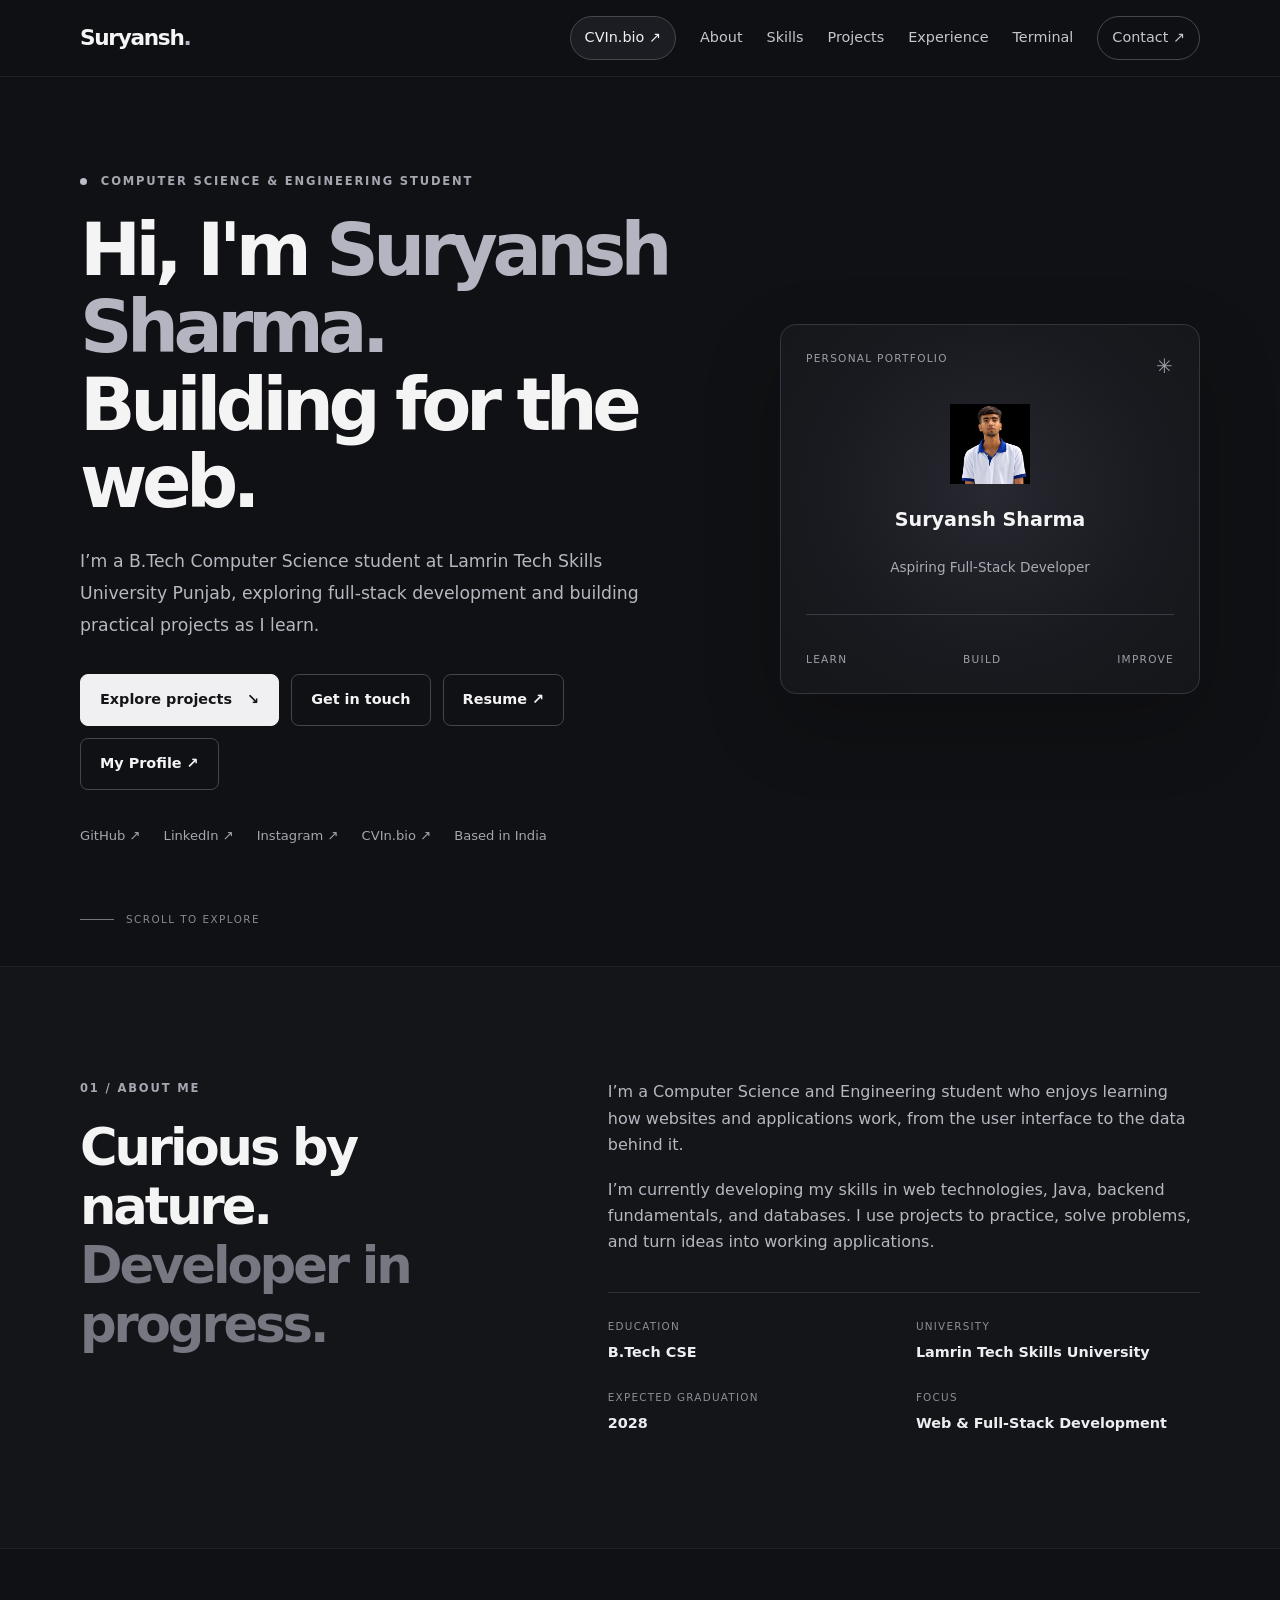
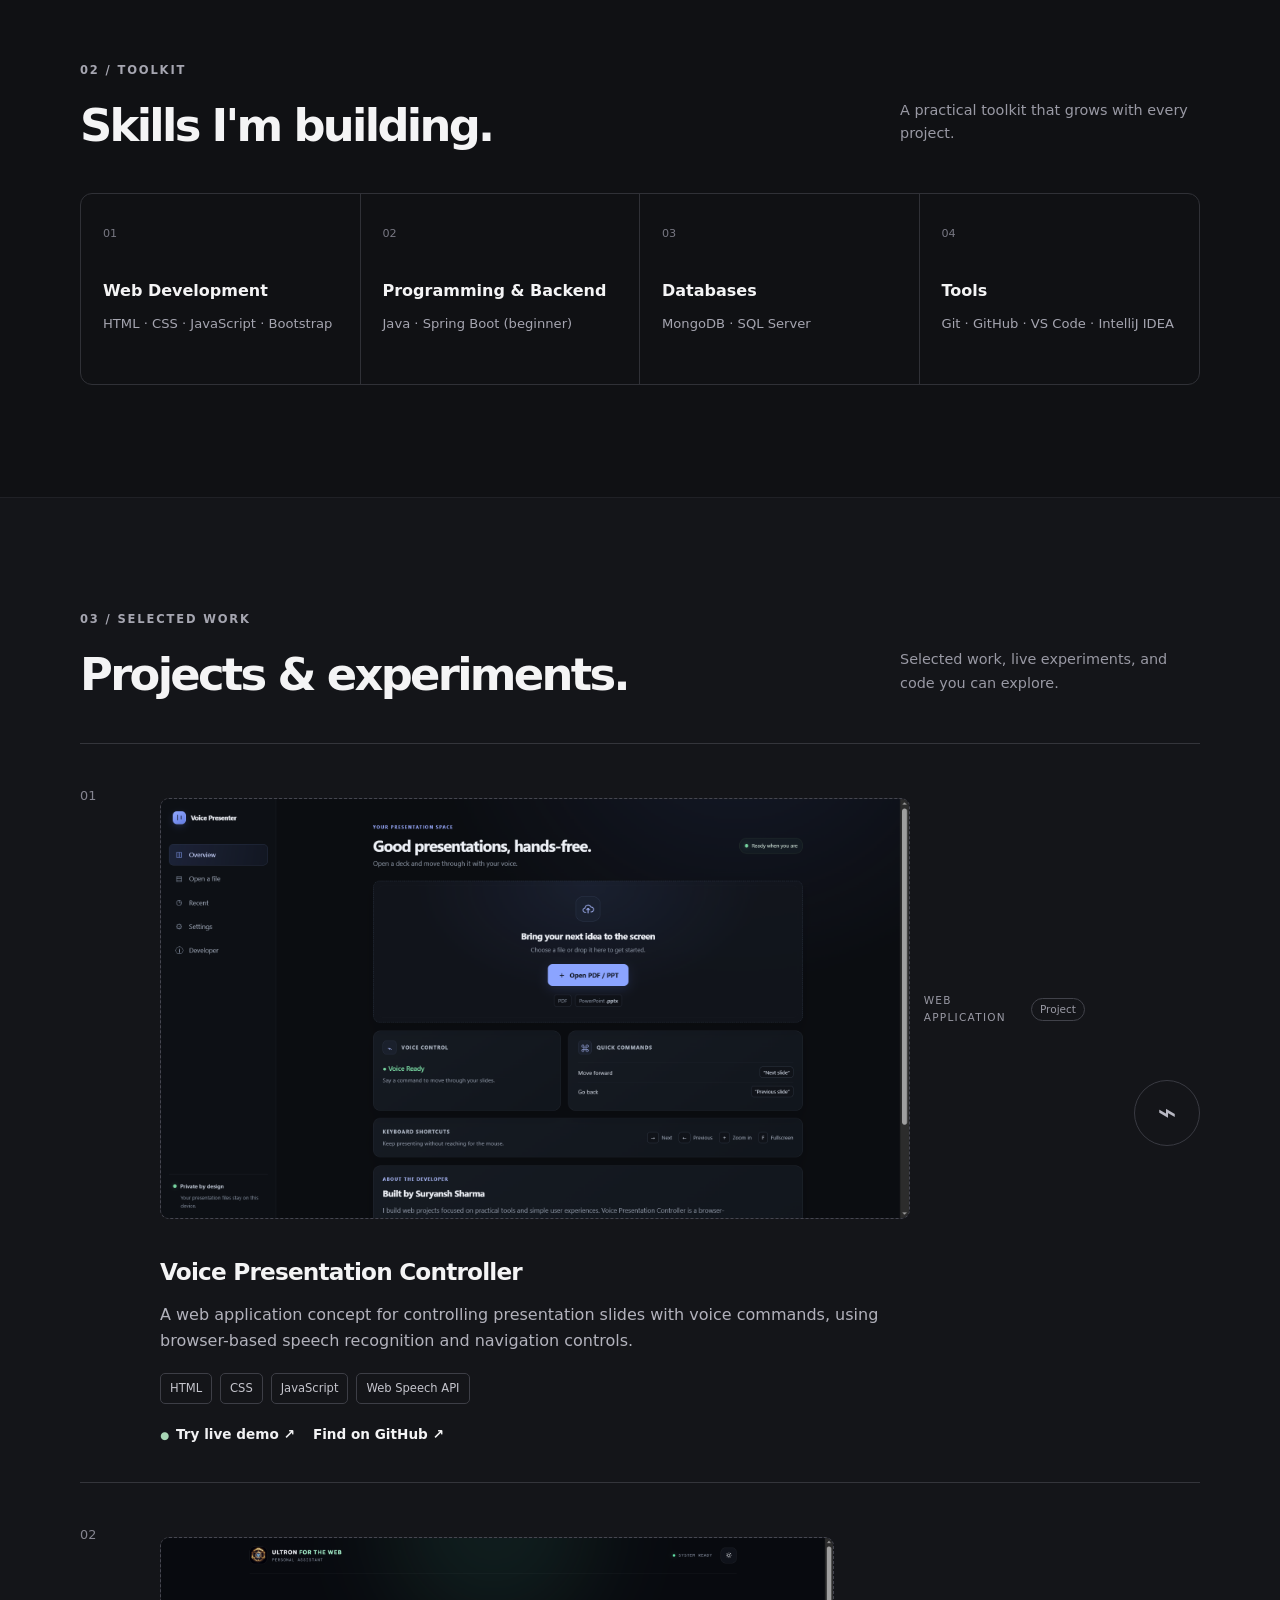
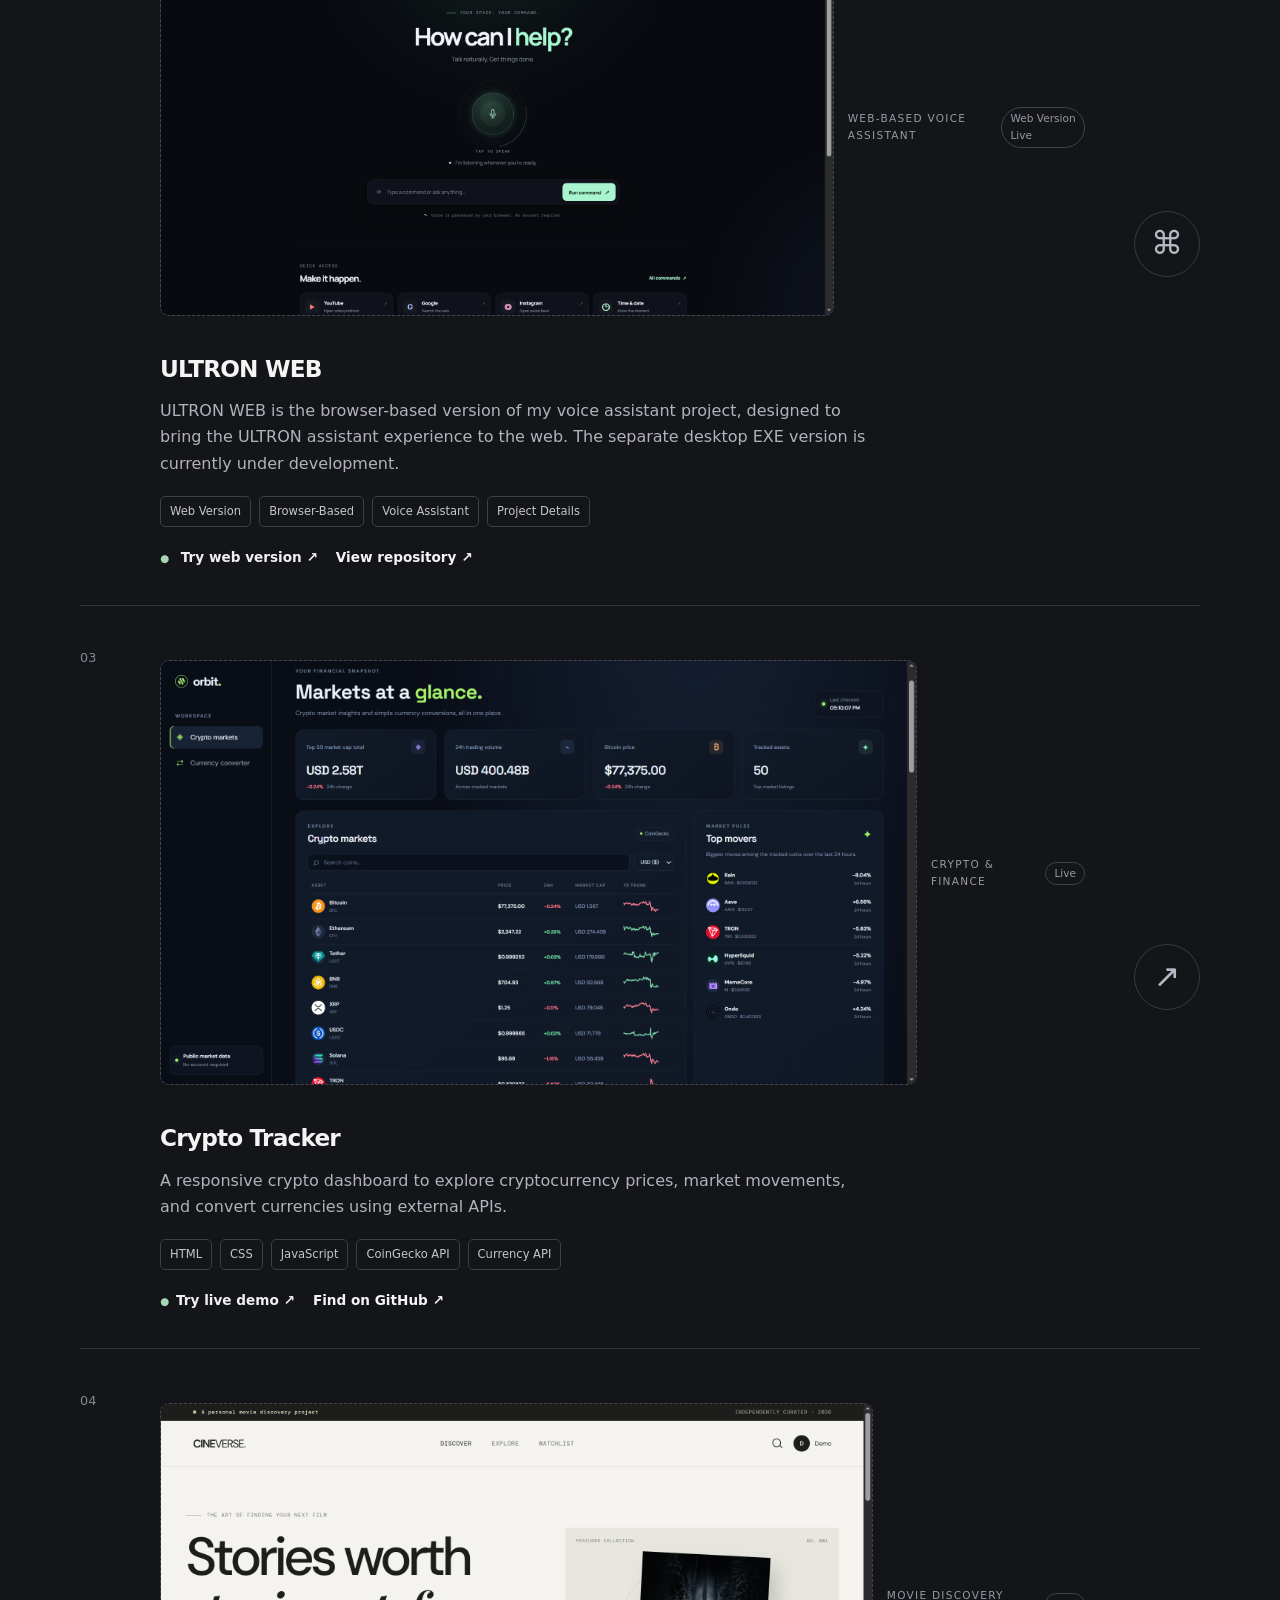
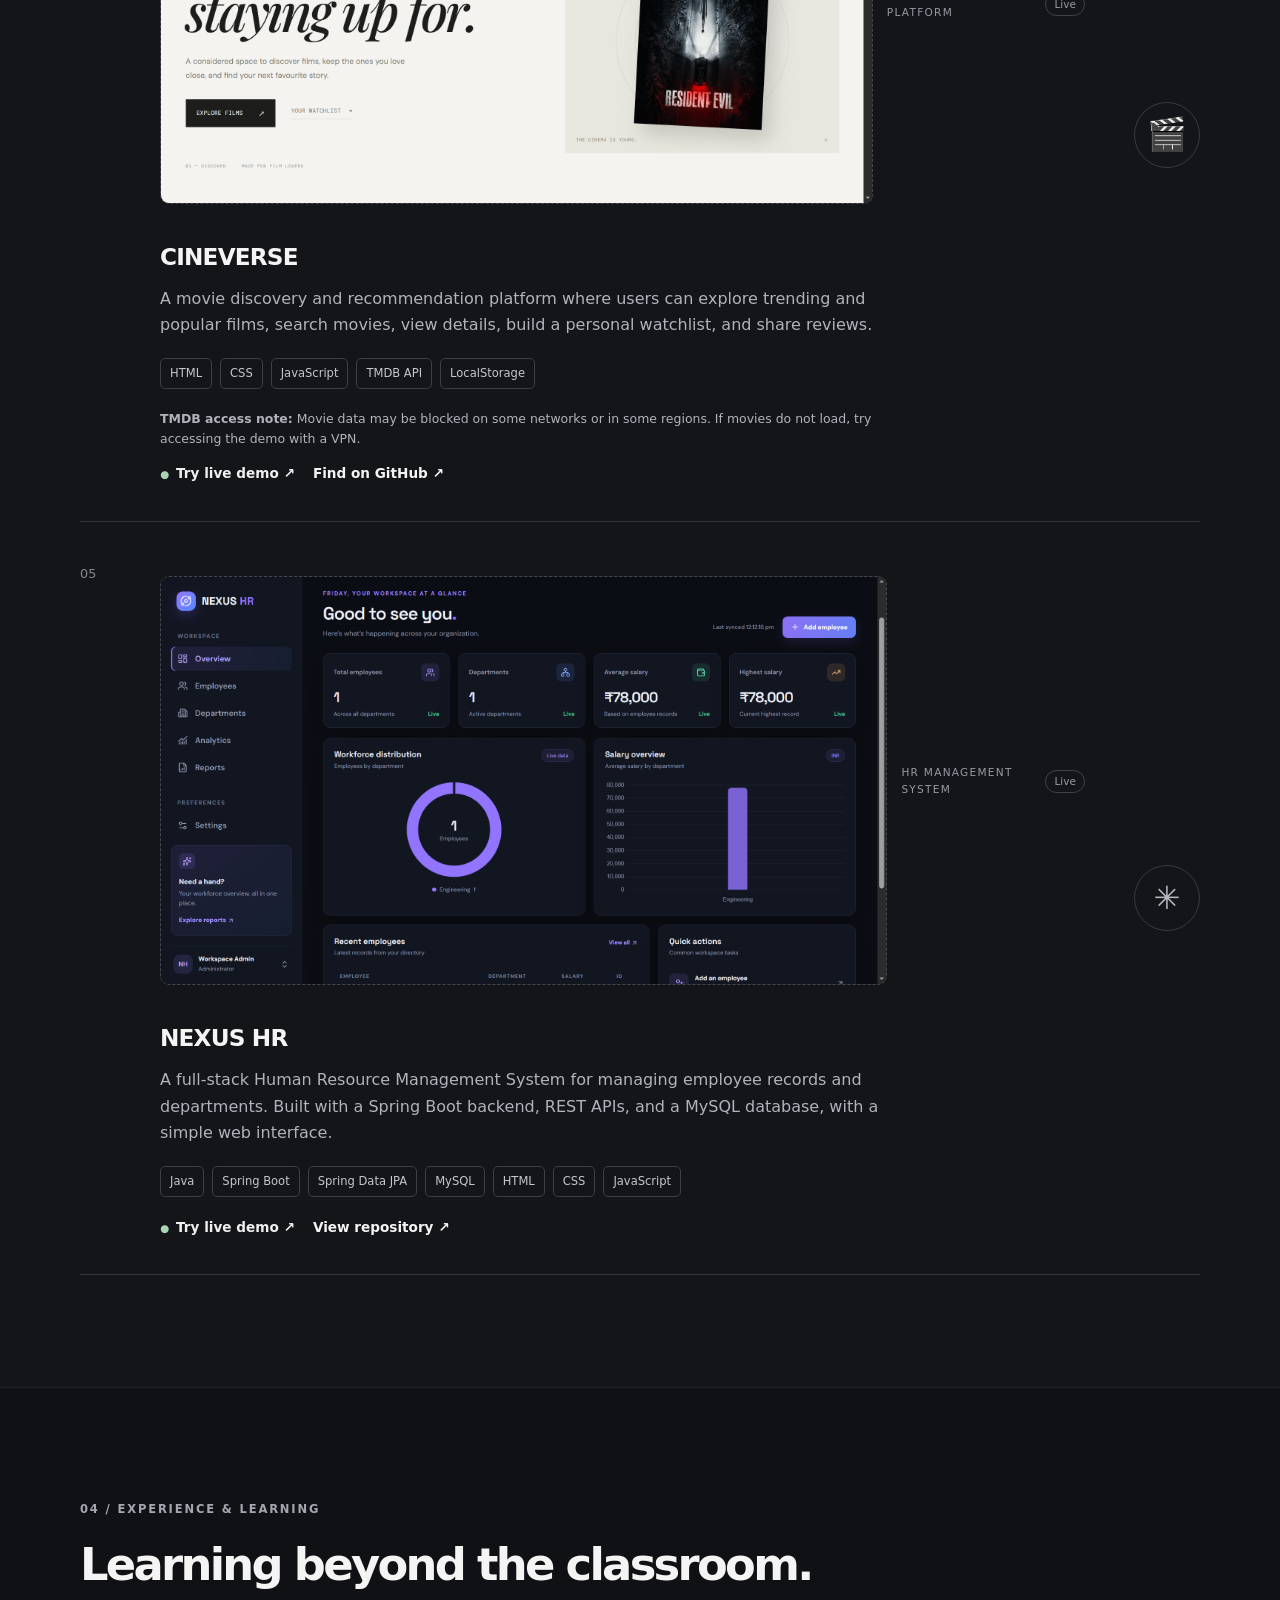
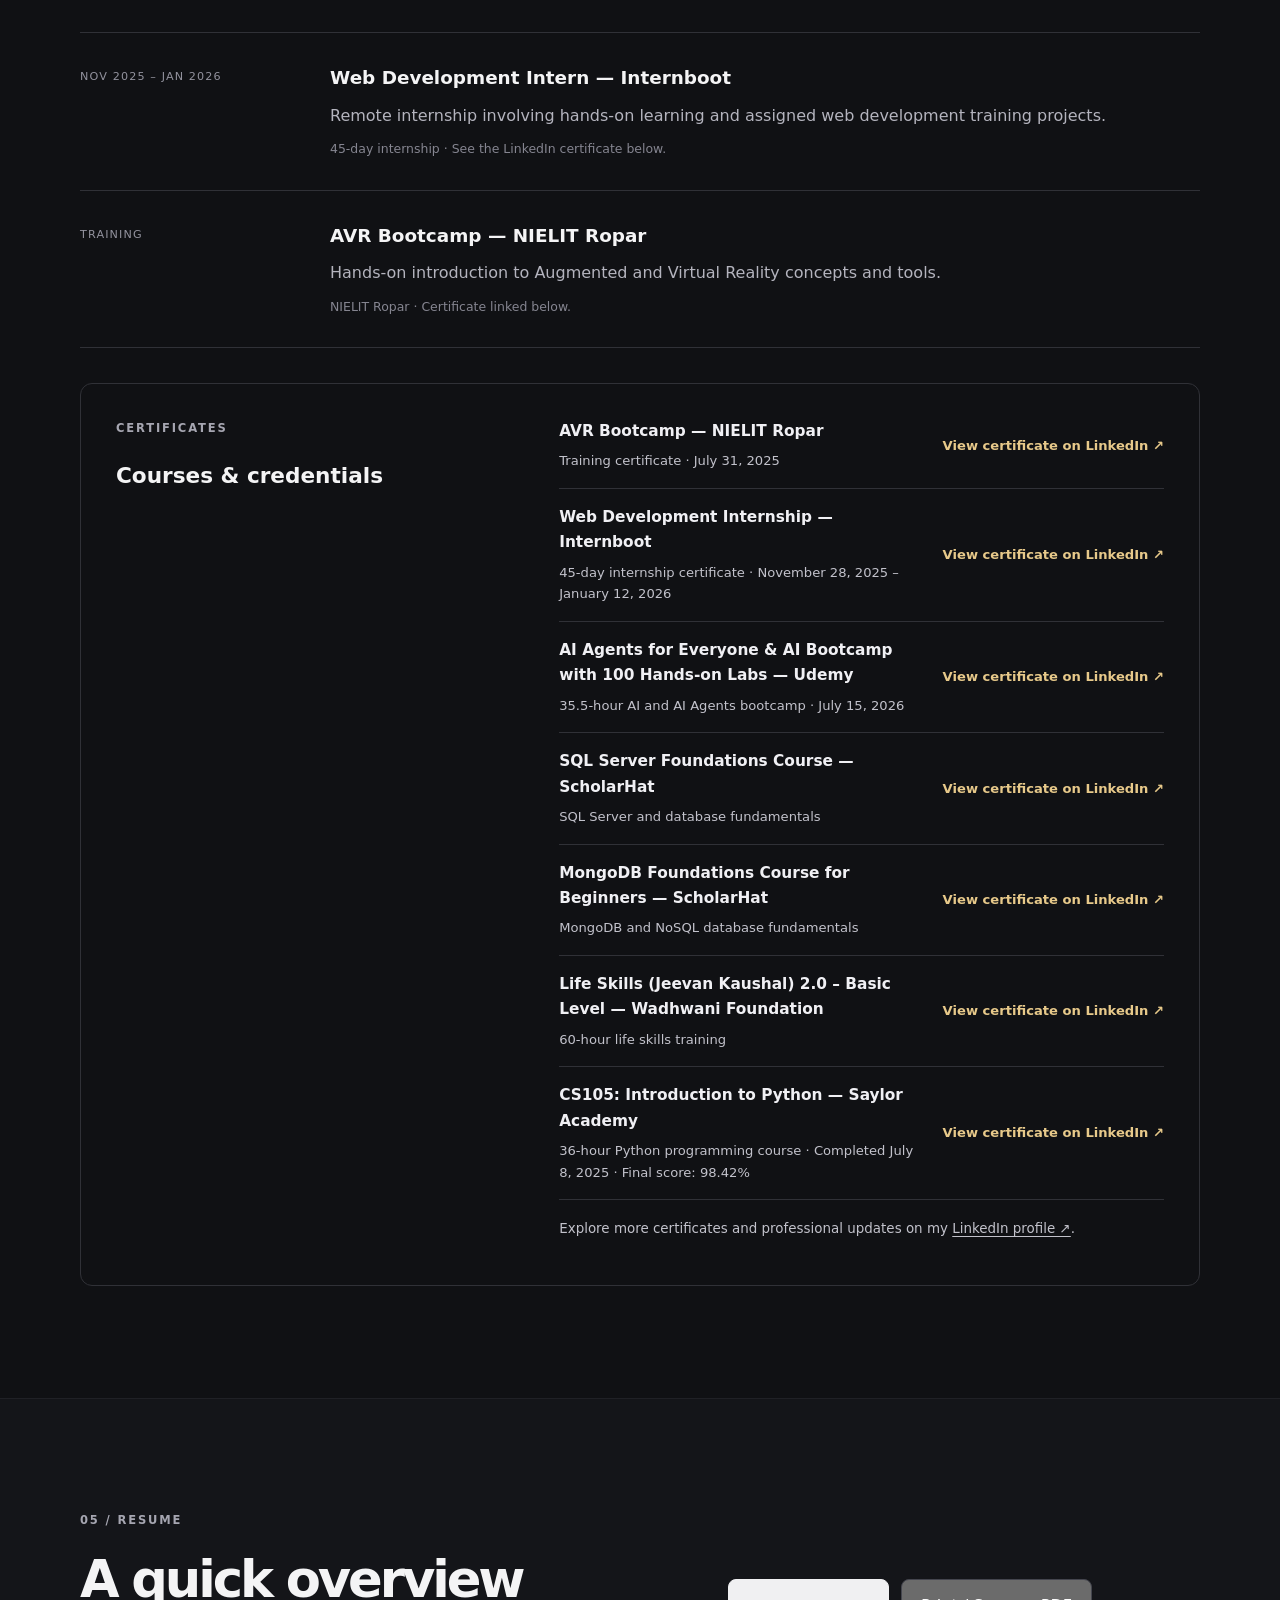
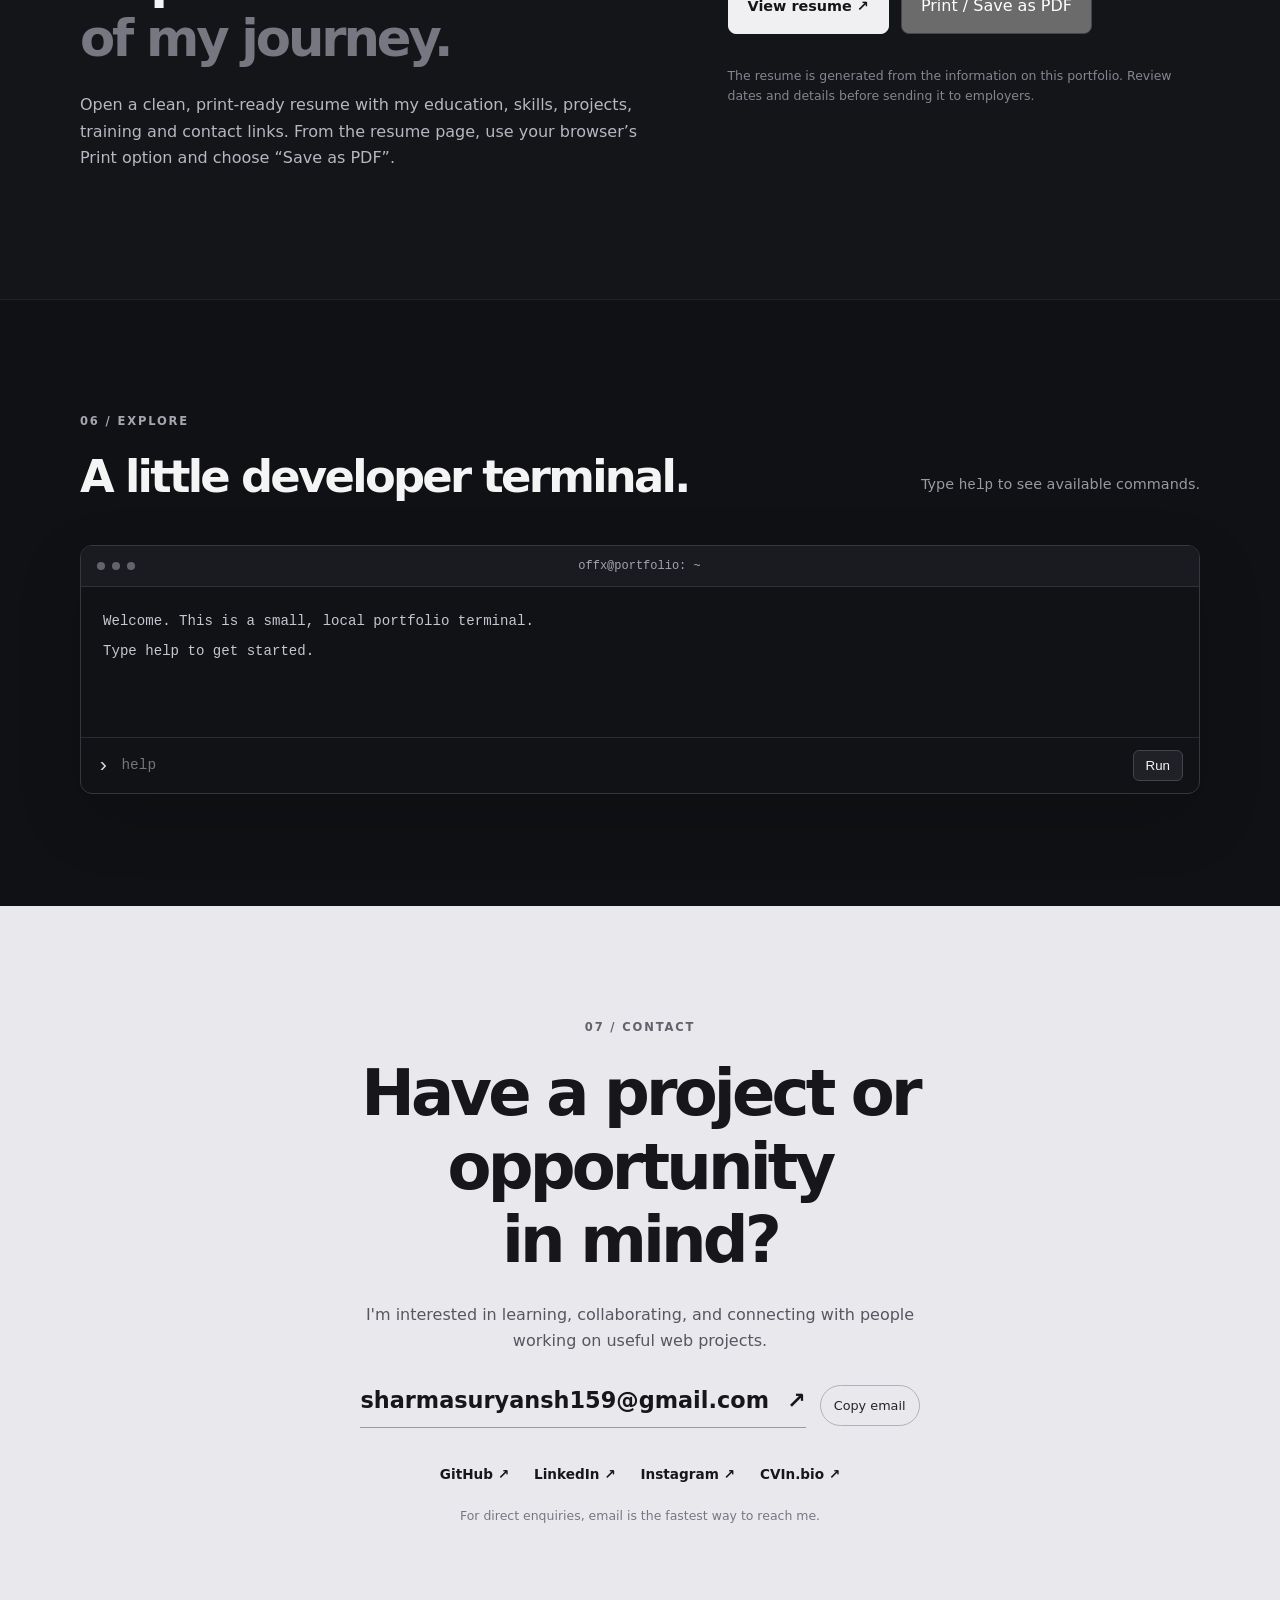
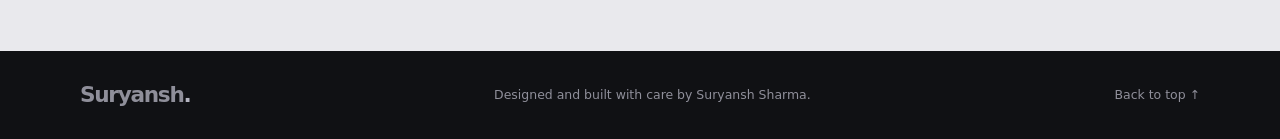
<file: index.html>
<!doctype html>
<html lang="en">
<head>
  <meta charset="utf-8">
  <meta name="viewport" content="width=device-width, initial-scale=1">
  <meta name="theme-color" content="#101114">
  <title>Suryansh Sharma | Computer Science Student & Web Developer</title>
  <meta name="description" content="Portfolio of Suryansh Sharma, a Computer Science and Engineering student interested in full-stack development, web technologies, and practical software projects.">
  <meta name="robots" content="index, follow, max-image-preview:large">
  <meta property="og:type" content="website">
  <meta property="og:title" content="Suryansh Sharma | Developer Portfolio">
  <meta property="og:description" content="Explore the projects, skills, education, and training of Suryansh Sharma.">
  <meta property="og:image" content="https://suryanshsharma.runs-at.dev/assets/profile.png">
  <meta property="og:image:alt" content="Suryansh Sharma developer portfolio">
  <meta property="og:url" content="https://suryanshsharma.runs-at.dev/">
  <meta name="twitter:card" content="summary">
  <meta name="twitter:title" content="Suryansh Sharma | Developer Portfolio">
  <meta name="twitter:description" content="Projects, skills, training, certificates and contact details for Suryansh Sharma.">
  <link rel="canonical" href="https://suryanshsharma.runs-at.dev/">
  <link rel="icon" href="assets/favicon.svg" type="image/svg+xml">
  <link rel="stylesheet" href="style.css">
  <script type="application/ld+json">
  {
    "@context": "https://schema.org",
    "@type": "Person",
    "name": "Suryansh Sharma",
    "description": "Computer Science and Engineering student interested in full-stack and web development.",
    "email": "mailto:sharmasuryansh159@gmail.com",
    "url": "https://suryanshsharma.runs-at.dev/",
    "sameAs": [
      "https://cvin.bio/suryansh-sharma",
      "https://github.com/Offx-suryansh",
      "https://www.linkedin.com/in/offxsuryansh/",
      "https://www.instagram.com/offx.suryansh/"
    ],
    "alumniOf": {
      "@type": "CollegeOrUniversity",
      "name": "Lamrin Tech Skills University Punjab"
    },
    "knowsAbout": [
      "HTML",
      "CSS",
      "JavaScript",
      "Bootstrap",
      "Java",
      "Spring Boot",
      "MongoDB",
      "SQL Server",
      "Web Development"
    ]
  }
  </script>
</head>
<body>
  <a class="skip-link" href="#main">Skip to content</a>
  <header class="site-header">
    <nav class="nav container" aria-label="Main navigation">
      <a class="brand" href="#home" aria-label="Suryansh Sharma home">
        Suryansh<span>.</span>
      </a>
      <button
        class="menu-toggle"
        id="menu-toggle"
        aria-expanded="false"
        aria-controls="nav-links"
        aria-label="Toggle navigation"
      >
        <span></span>
        <span></span>
        <span></span>
      </button>
      <div class="nav-links" id="nav-links">
        <a
          href="https://cvin.bio/suryansh-sharma"
          target="_blank"
          rel="noopener noreferrer"
          class="nav-profile"
        >
          CVIn.bio <span aria-hidden="true">↗</span>
        </a>
        <a href="#about">About</a>
        <a href="#skills">Skills</a>
        <a href="#projects">Projects</a>
        <a href="#experience">Experience</a>
        <a href="#terminal">Terminal</a>
        <a href="#contact" class="nav-contact">
          Contact <span aria-hidden="true">↗</span>
        </a>
      </div>
    </nav>
  </header>
  <main id="main">
    <section class="hero section container" id="home">
      <div class="hero-copy">
        <p class="eyebrow">
          <span class="status-dot"></span>
          COMPUTER SCIENCE & ENGINEERING STUDENT
        </p>
        <h1>
          Hi, I'm <span>Suryansh Sharma.</span><br>
          Building for the web.
        </h1>
        <p class="hero-intro">
          I’m a B.Tech Computer Science student at Lamrin Tech Skills
          University Punjab, exploring full-stack development and
          building practical projects as I learn.
        </p>
        <div class="hero-actions">
          <a class="button button-primary" href="#projects">
            Explore projects <span aria-hidden="true">↘</span>
          </a>
          <a class="button button-secondary" href="#contact">
            Get in touch
          </a>
          <a class="button button-secondary" href="#resume">
            Resume ↗
          </a>
          <a
            class="button button-secondary"
            href="https://cvin.bio/suryansh-sharma"
            target="_blank"
            rel="noopener noreferrer"
          >
            My Profile ↗
          </a>
        </div>
        <div class="hero-socials" aria-label="Professional profiles">
          <a href="https://github.com/Offx-suryansh" target="_blank" rel="noopener noreferrer">GitHub ↗</a>
          <a href="https://www.linkedin.com/in/offxsuryansh/" target="_blank" rel="noopener noreferrer">LinkedIn ↗</a>
          <a href="https://www.instagram.com/offx.suryansh/" target="_blank" rel="noopener noreferrer">Instagram ↗</a>
          <a href="https://cvin.bio/suryansh-sharma" target="_blank" rel="noopener noreferrer">CVIn.bio ↗</a>
          <span>Based in India</span>
        </div>
      </div>
      <div class="hero-card" aria-label="Portfolio introduction card">
        <div class="card-top">
          <span>PERSONAL PORTFOLIO</span>
          <span class="card-mark">✳</span>
        </div>
        <img
          class="monogram monogram-photo"
          src="assets/profile.png"
          alt="Profile picture of Suryansh Sharma"
        >
        <p class="card-name">Suryansh Sharma</p>
        <p class="card-role">Aspiring Full-Stack Developer</p>
        <div class="card-line"></div>
        <div class="card-bottom">
          <span>LEARN</span>
          <span>BUILD</span>
          <span>IMPROVE</span>
        </div>
      </div>
      <a class="scroll-cue" href="#about">
        <span class="scroll-line"></span>
        SCROLL TO EXPLORE
      </a>
    </section>
    <section class="section section-muted" id="about">
      <div class="container section-grid">
        <div>
          <p class="eyebrow">01 / ABOUT ME</p>
          <h2>
            Curious by nature.<br>
            <span class="muted-heading">Developer in progress.</span>
          </h2>
        </div>
        <div class="about-copy">
          <p>
            I’m a Computer Science and Engineering student who enjoys
            learning how websites and applications work, from the user
            interface to the data behind it.
          </p>
          <p>
            I’m currently developing my skills in web technologies,
            Java, backend fundamentals, and databases. I use projects
            to practice, solve problems, and turn ideas into working
            applications.
          </p>
          <div class="about-facts">
            <div>
              <span class="fact-label">EDUCATION</span>
              <strong>B.Tech CSE</strong>
            </div>
            <div>
              <span class="fact-label">UNIVERSITY</span>
              <strong>Lamrin Tech Skills University</strong>
            </div>
            <div>
              <span class="fact-label">EXPECTED GRADUATION</span>
              <strong>2028</strong>
            </div>
            <div>
              <span class="fact-label">FOCUS</span>
              <strong>Web & Full-Stack Development</strong>
            </div>
          </div>
        </div>
      </div>
    </section>
    <section class="section container" id="skills">
      <div class="section-heading">
        <div>
          <p class="eyebrow">02 / TOOLKIT</p>
          <h2>Skills I'm building.</h2>
        </div>
        <p class="section-note">
          A practical toolkit that grows with every project.
        </p>
      </div>
      <div class="skills-grid">
        <article class="skill-card">
          <span class="skill-number">01</span>
          <h3>Web Development</h3>
          <p>HTML · CSS · JavaScript · Bootstrap</p>
        </article>
        <article class="skill-card">
          <span class="skill-number">02</span>
          <h3>Programming & Backend</h3>
          <p>Java · Spring Boot (beginner)</p>
        </article>
        <article class="skill-card">
          <span class="skill-number">03</span>
          <h3>Databases</h3>
          <p>MongoDB · SQL Server</p>
        </article>
        <article class="skill-card">
          <span class="skill-number">04</span>
          <h3>Tools</h3>
          <p>Git · GitHub · VS Code · IntelliJ IDEA</p>
        </article>
      </div>
    </section>    <section class="section section-muted" id="projects">
      <div class="container">
        <div class="section-heading">
          <div>
            <p class="eyebrow">03 / SELECTED WORK</p>
            <h2>Projects & experiments.</h2>
          </div>
          <p class="section-note">
            Selected work, live experiments, and code you can explore.
          </p>
        </div>
        <div class="projects-list">
          <article class="project-card">
            <div class="project-index">01</div>
            <div class="project-content">
              <div class="project-topline">
              <div class="project-image-box">
                <img src="assets/project-voice-controller.png" alt="Voice Presentation Controller project preview" loading="lazy">
                <span class="project-image-placeholder">ADD PROJECT IMAGE</span>
              </div>
                <span class="project-type">WEB APPLICATION</span>
                <span class="project-status">Project</span>
              </div>
              <h3>Voice Presentation Controller</h3>
              <p>
                A web application concept for controlling presentation
                slides with voice commands, using browser-based speech
                recognition and navigation controls.
              </p>
              <div class="tag-list">
                <span>HTML</span>
                <span>CSS</span>
                <span>JavaScript</span>
                <span>Web Speech API</span>
              </div>
              <div class="project-links">
                <a class="project-live-link" href="https://suryanshsharma.runs-at.dev/voice-presentation-controller/" target="_blank" rel="noopener noreferrer">Try live demo ↗</a>
                <a href="https://github.com/Offx-suryansh/Voice-Presentation-Controller" target="_blank" rel="noopener noreferrer">Find on GitHub ↗</a>
              </div>
            </div>
            <div class="project-symbol" aria-hidden="true">⌁</div>
          </article>
          <article class="project-card">
            <div class="project-index">02</div>
            <div class="project-content">
              <div class="project-topline">
              <div class="project-image-box">
                <img src="assets/project-ultron.png" alt="ULTRON project preview" loading="lazy">
                <span class="project-image-placeholder">ADD PROJECT IMAGE</span>
              </div>
                <span class="project-type">WEB-BASED VOICE ASSISTANT</span>
                <span class="project-status">Web Version Live</span>
              </div>
              <h3>ULTRON WEB</h3>
              <p>
                ULTRON WEB is the browser-based version of my voice
                assistant project, designed to bring the ULTRON assistant
                experience to the web. The separate desktop EXE version
                is currently under development.
              </p>
              <div class="tag-list">
                <span>Web Version</span>
                <span>Browser-Based</span>
                <span>Voice Assistant</span>
                <span>Project Details</span>
              </div>
              <div class="project-links">
                <a
                  class="project-live-link"
                  href="https://suryanshsharma.runs-at.dev/ULTRON-WEB/"
                  target="_blank"
                  rel="noopener noreferrer"
                >
                  Try web version ↗
                </a>
                <a
                  href="https://github.com/Offx-suryansh/ULTRON-PRIME-"
                  target="_blank"
                  rel="noopener noreferrer"
                >
                  View repository ↗
                </a>
              </div>
            </div>
            <div class="project-symbol" aria-hidden="true">⌘</div>
          </article>
          <article class="project-card">
            <div class="project-index">03</div>
            <div class="project-content">
              <div class="project-topline">
              <div class="project-image-box">
                <img src="assets/project-crypto-tracker.png" alt="Crypto Tracker project preview" loading="lazy">
                <span class="project-image-placeholder">ADD PROJECT IMAGE</span>
              </div>
                <span class="project-type">CRYPTO & FINANCE</span>
                <span class="project-status">Live</span>
              </div>
              <h3>Crypto Tracker</h3>
              <p>
                A responsive crypto dashboard to explore cryptocurrency
                prices, market movements, and convert currencies using
                external APIs.
              </p>
              <div class="tag-list">
                <span>HTML</span>
                <span>CSS</span>
                <span>JavaScript</span>
                <span>CoinGecko API</span>
                <span>Currency API</span>
              </div>
              <div class="project-links">
                <a class="project-live-link" href="https://suryanshsharma.runs-at.dev/crypto-tracker/" target="_blank" rel="noopener noreferrer">Try live demo ↗</a>
                <a href="https://github.com/Offx-suryansh/crypto-tracker" target="_blank" rel="noopener noreferrer">Find on GitHub ↗</a>
              </div>
            </div>
            <div class="project-symbol" aria-hidden="true">↗</div>
          </article>
          <article class="project-card">
            <div class="project-index">04</div>
            <div class="project-content">
              <div class="project-topline">
              <div class="project-image-box">
                <img src="assets/project-cineverse.png" alt="CINEVERSE project preview" loading="lazy">
                <span class="project-image-placeholder">ADD PROJECT IMAGE</span>
              </div>
                <span class="project-type">MOVIE DISCOVERY PLATFORM</span>
                <span class="project-status">Live</span>
              </div>
              <h3>CINEVERSE</h3>
              <p>
                A movie discovery and recommendation platform where users
                can explore trending and popular films, search movies, view
                details, build a personal watchlist, and share reviews.
              </p>
              <div class="tag-list">
                <span>HTML</span>
                <span>CSS</span>
                <span>JavaScript</span>
                <span>TMDB API</span>
                <span>LocalStorage</span>
              </div>
              <p class="timeline-note">
                <strong>TMDB access note:</strong> Movie data may be blocked
                on some networks or in some regions. If movies do not load,
                try accessing the demo with a VPN.
              </p>
              <div class="project-links">
                <a class="project-live-link" href="https://cineverse-fullstack.onrender.com/#home" target="_blank" rel="noopener noreferrer">Try live demo ↗</a>
                <a href="https://github.com/Offx-suryansh/CINEVERSE" target="_blank" rel="noopener noreferrer">Find on GitHub ↗</a>
              </div>
            </div>
            <div class="project-symbol" aria-hidden="true">🎬</div>
          </article>
          <article class="project-card">
            <div class="project-index">05</div>
            <div class="project-content">
              <div class="project-topline">
              <div class="project-image-box">
                <img src="assets/project-nexus-hr.png" alt="NEXUS HR project preview" loading="lazy">
                <span class="project-image-placeholder">ADD PROJECT IMAGE</span>
              </div>
                <span class="project-type">HR MANAGEMENT SYSTEM</span>
                <span class="project-status">Live</span>
              </div>
              <h3>NEXUS HR</h3>
              <p>
                A full-stack Human Resource Management System for managing
                employee records and departments. Built with a Spring Boot
                backend, REST APIs, and a MySQL database, with a simple web interface.
              </p>
              <div class="tag-list">
                <span>Java</span>
                <span>Spring Boot</span>
                <span>Spring Data JPA</span>
                <span>MySQL</span>
                <span>HTML</span>
                <span>CSS</span>
                <span>JavaScript</span>
              </div>
              <div class="project-links">
                <a class="project-live-link" href="https://nexus-hr-full-stack.onrender.com" target="_blank" rel="noopener noreferrer">Try live demo ↗</a>
                <a href="https://github.com/Offx-suryansh/Nexus-HR-Full-Stack" target="_blank" rel="noopener noreferrer">View repository ↗</a>
              </div>
            </div>
            <div class="project-symbol" aria-hidden="true">✳</div>
          </article>
        </div>
      </div>
    </section>    <section class="section container" id="experience">
      <div class="section-heading">
        <div>
          <p class="eyebrow">04 / EXPERIENCE & LEARNING</p>
          <h2>Learning beyond the classroom.</h2>
        </div>
      </div>
      <div class="timeline">
        <article class="timeline-item">
          <div class="timeline-date">NOV 2025 – JAN 2026</div>
          <div>
            <h3>Web Development Intern — Internboot</h3>
            <p>
              Remote internship involving hands-on learning and
              assigned web development training projects.
            </p>
            <p class="timeline-note">
              45-day internship · See the LinkedIn certificate below.
            </p>
          </div>
        </article>
        <article class="timeline-item">
          <div class="timeline-date">TRAINING</div>
          <div>
            <h3>AVR Bootcamp — NIELIT Ropar</h3>
            <p>
              Hands-on introduction to Augmented and Virtual Reality
              concepts and tools.
            </p>
            <p class="timeline-note">
              NIELIT Ropar · Certificate linked below.
            </p>
          </div>
        </article>
      </div>
      <div class="cert-box">
        <div>
          <p class="eyebrow">CERTIFICATES</p>
          <h3>Courses & credentials</h3>
        </div>
        <div class="cert-content">
          <div class="certificate-item">
            <div>
              <strong>AVR Bootcamp — NIELIT Ropar</strong>
              <p>Training certificate · July 31, 2025</p>
            </div>
            <a class="certificate-link" href="https://lnkd.in/p/g96DqY8F" target="_blank" rel="noopener noreferrer">View certificate on LinkedIn ↗</a>
          </div>
          <div class="certificate-item">
            <div>
              <strong>Web Development Internship — Internboot</strong>
              <p>45-day internship certificate · November 28, 2025 – January 12, 2026</p>
            </div>
            <a class="certificate-link" href="https://lnkd.in/p/gVNcTk8U" target="_blank" rel="noopener noreferrer">View certificate on LinkedIn ↗</a>
          </div>
          <div class="certificate-item">
            <div>
              <strong>AI Agents for Everyone & AI Bootcamp with 100 Hands-on Labs — Udemy</strong>
              <p>35.5-hour AI and AI Agents bootcamp · July 15, 2026</p>
            </div>
            <a class="certificate-link" href="https://lnkd.in/p/gYdKTQRe" target="_blank" rel="noopener noreferrer">View certificate on LinkedIn ↗</a>
          </div>
          <div class="certificate-item">
            <div>
              <strong>SQL Server Foundations Course — ScholarHat</strong>
              <p>SQL Server and database fundamentals</p>
            </div>
            <a class="certificate-link" href="https://lnkd.in/p/gZFqq2Wm" target="_blank" rel="noopener noreferrer">View certificate on LinkedIn ↗</a>
          </div>
          <div class="certificate-item">
            <div>
              <strong>MongoDB Foundations Course for Beginners — ScholarHat</strong>
              <p>MongoDB and NoSQL database fundamentals</p>
            </div>
            <a class="certificate-link" href="https://lnkd.in/p/g34trjRb" target="_blank" rel="noopener noreferrer">View certificate on LinkedIn ↗</a>
          </div>
          <div class="certificate-item">
            <div>
              <strong>Life Skills (Jeevan Kaushal) 2.0 – Basic Level — Wadhwani Foundation</strong>
              <p>60-hour life skills training</p>
            </div>
            <a class="certificate-link" href="https://lnkd.in/p/gex-qWk8" target="_blank" rel="noopener noreferrer">View certificate on LinkedIn ↗</a>
          </div>
          <div class="certificate-item">
            <div>
              <strong>CS105: Introduction to Python — Saylor Academy</strong>
              <p>36-hour Python programming course · Completed July 8, 2025 · Final score: 98.42%</p>
            </div>
            <a class="certificate-link" href="https://lnkd.in/p/gsQ-YF9C" target="_blank" rel="noopener noreferrer">View certificate on LinkedIn ↗</a>
          </div>
          <p class="other-certificates">
            Explore more certificates and professional updates on my
            <a href="https://www.linkedin.com/in/offxsuryansh/" target="_blank" rel="noopener noreferrer">LinkedIn profile ↗</a>.
          </p>
        </div>
      </div>
    </section>
    <section class="section section-muted" id="resume">
      <div class="container resume-panel">
        <div>
          <p class="eyebrow">05 / RESUME</p>
          <h2>
            A quick overview<br>
            <span class="muted-heading">of my journey.</span>
          </h2>
          <p class="resume-copy">
            Open a clean, print-ready resume with my education, skills,
            projects, training and contact links. From the resume page,
            use your browser’s Print option and choose “Save as PDF”.
          </p>
        </div>
        <div class="resume-actions">
          <a class="button button-primary" href="resume.html">View resume ↗</a>
          <button class="button button-secondary" id="print-resume" type="button">
            Print / Save as PDF
          </button>
          <p class="fine-print">
            The resume is generated from the information on this portfolio.
            Review dates and details before sending it to employers.
          </p>
        </div>
      </div>
    </section>
    <section class="section container terminal-section" id="terminal">
      <div class="section-heading">
        <div>
          <p class="eyebrow">06 / EXPLORE</p>
          <h2>A little developer terminal.</h2>
        </div>
        <p class="section-note">
          Type <code>help</code> to see available commands.
        </p>
      </div>
      <div class="terminal-window">
        <div class="terminal-bar">
          <span></span>
          <span></span>
          <span></span>
          <p>offx@portfolio: ~</p>
        </div>
        <div class="terminal-output" id="terminal-output" aria-live="polite">
          <p>Welcome. This is a small, local portfolio terminal.</p>
          <p>Type <code>help</code> to get started.</p>
        </div>
        <form class="terminal-form" id="terminal-form">
          <label for="terminal-input">
            <span aria-hidden="true">›</span>
            <span class="sr-only">Terminal command</span>
          </label>
          <input
            id="terminal-input"
            name="command"
            type="text"
            autocomplete="off"
            spellcheck="false"
            placeholder="help"
            aria-label="Enter a portfolio command"
          >
          <button type="submit">Run</button>
        </form>
      </div>
    </section>
    <section class="section contact-section" id="contact">
      <div class="container contact-inner">
        <p class="eyebrow">07 / CONTACT</p>
        <h2>
          Have a project or opportunity<br>
          in mind?
        </h2>
        <p class="contact-copy">
          I'm interested in learning, collaborating, and connecting with
          people working on useful web projects.
        </p>
        <div class="email-row">
          <a class="email-link" href="mailto:sharmasuryansh159@gmail.com">
            sharmasuryansh159@gmail.com <span aria-hidden="true">↗</span>
          </a>
          <button
            class="copy-email"
            id="copy-email"
            type="button"
            data-email="sharmasuryansh159@gmail.com"
          >
            Copy email
          </button>
        </div>
        <div class="contact-links">
          <a href="https://github.com/Offx-suryansh" target="_blank" rel="noopener noreferrer">GitHub ↗</a>
          <a href="https://www.linkedin.com/in/offxsuryansh/" target="_blank" rel="noopener noreferrer">LinkedIn ↗</a>
          <a href="https://www.instagram.com/offx.suryansh/" target="_blank" rel="noopener noreferrer">Instagram ↗</a>
          <a href="https://cvin.bio/suryansh-sharma" target="_blank" rel="noopener noreferrer">CVIn.bio ↗</a>
        </div>
        <p class="privacy-note" id="copy-status" aria-live="polite">
          For direct enquiries, email is the fastest way to reach me.
        </p>
      </div>
    </section>
  </main>
  <footer class="footer">
    <div class="container footer-inner">
      <a class="brand" href="#home">Suryansh<span>.</span></a>
      <p>Designed and built with care by Suryansh Sharma.</p>
      <a href="#home">Back to top ↑</a>
    </div>
  </footer>
  <script src="script.js"></script>
</body>
</html>
</file>
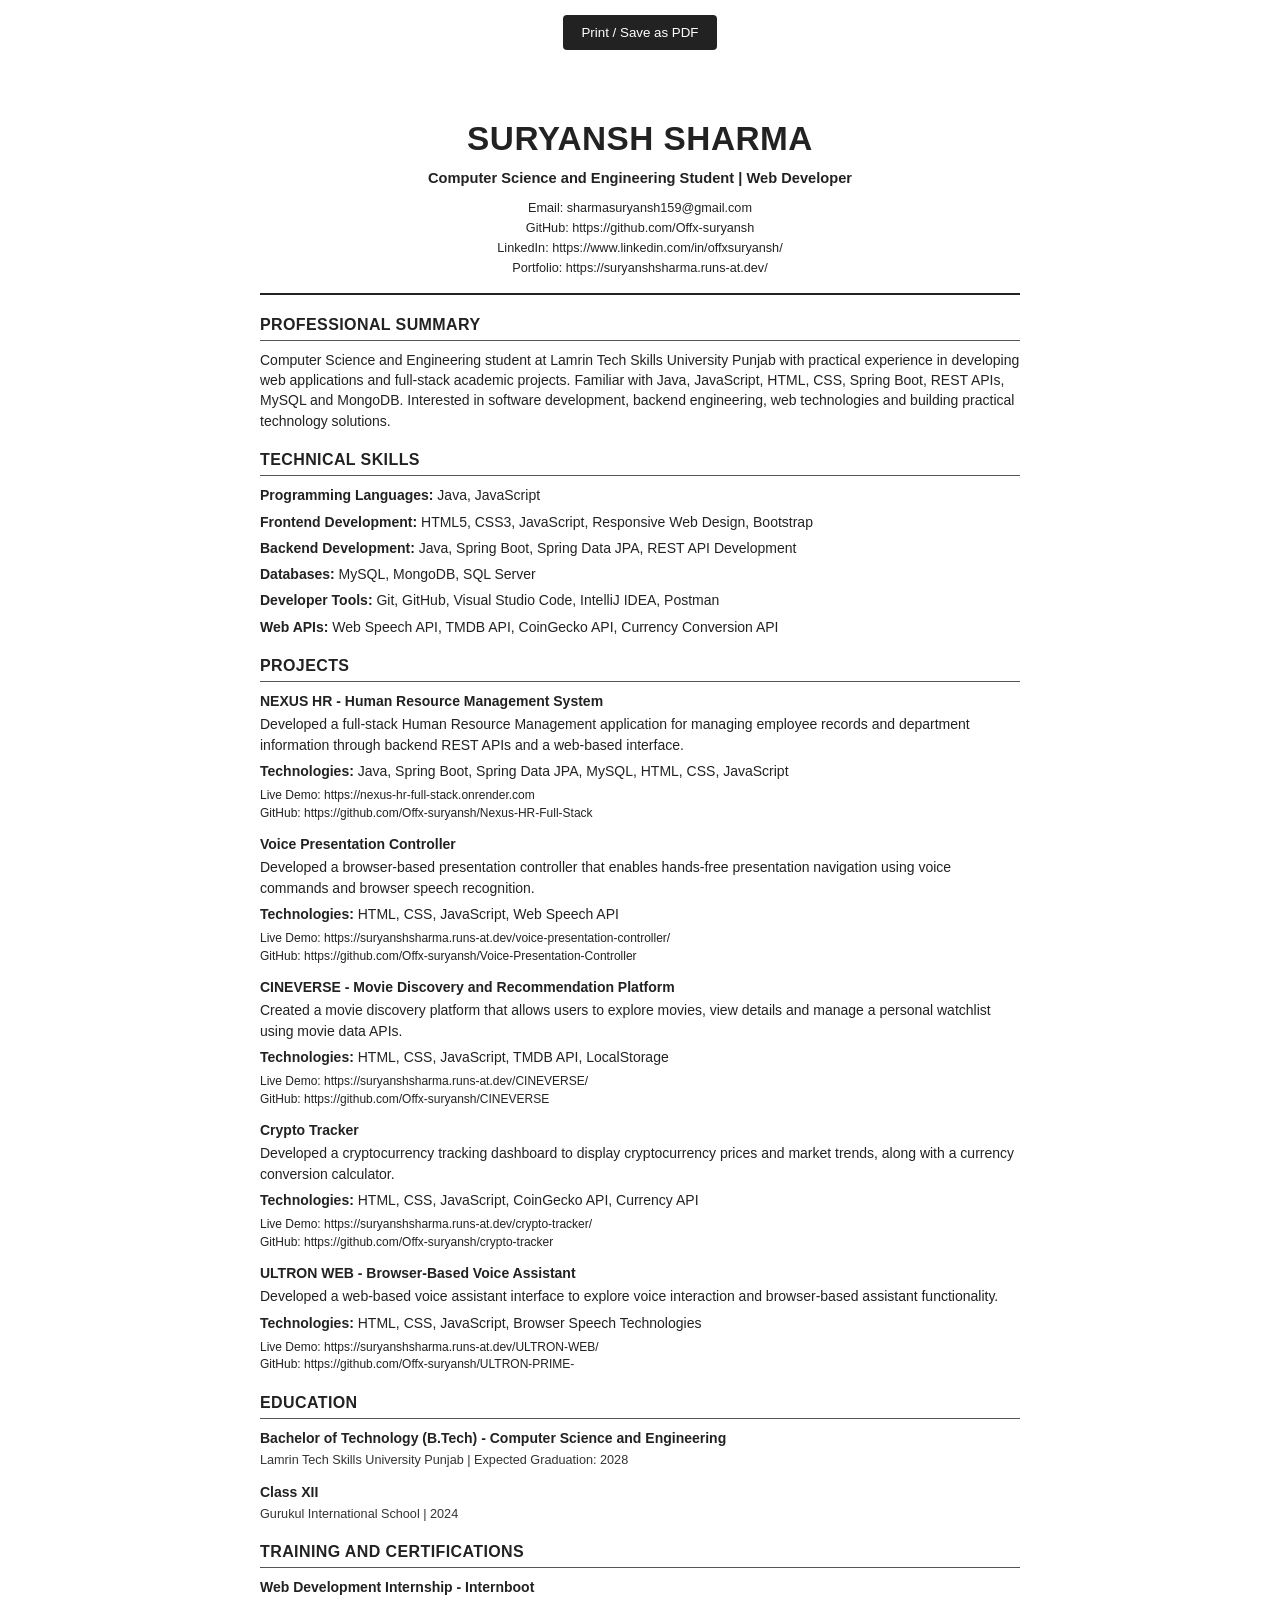
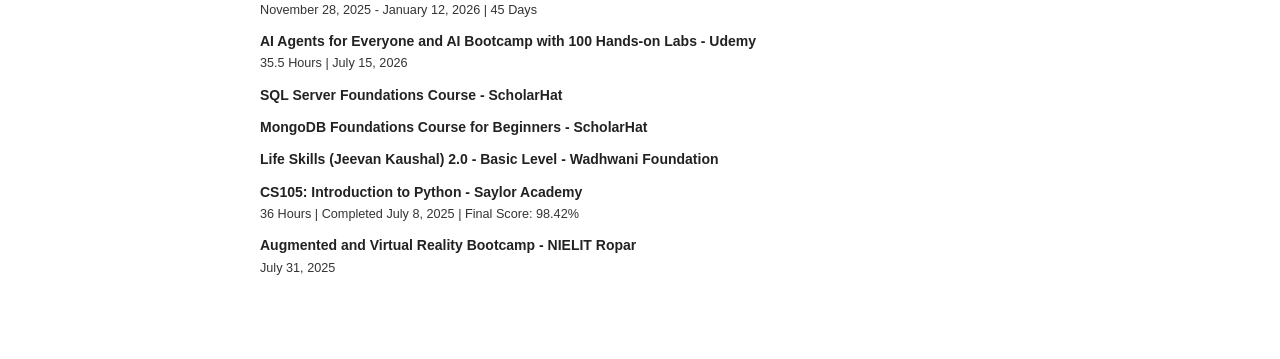
<file: resume.html>
<!DOCTYPE html>
<html lang="en">
<head>
    <meta charset="UTF-8">
    <meta name="viewport" content="width=device-width, initial-scale=1.0">
    <meta name="description" content="Resume of Suryansh Sharma - Computer Science and Engineering Student and Web Developer">
    <title>Suryansh Sharma | Resume</title>

    <style>
        * {
            box-sizing: border-box;
        }

        body {
            margin: 0;
            padding: 0;
            background: #ffffff;
            color: #222222;
            font-family: Arial, Helvetica, sans-serif;
            font-size: 10.5pt;
            line-height: 1.45;
        }

        .resume {
            max-width: 850px;
            margin: 30px auto;
            padding: 35px 45px;
            background: #ffffff;
        }

        header {
            text-align: center;
            border-bottom: 2px solid #222222;
            padding-bottom: 14px;
            margin-bottom: 18px;
        }

        h1 {
            margin: 0 0 5px;
            font-size: 25pt;
            font-weight: 700;
            letter-spacing: 0.5px;
        }

        .designation {
            font-size: 11pt;
            font-weight: bold;
            margin: 0 0 8px;
        }

        .contact {
            font-size: 9.5pt;
            margin: 0;
            line-height: 1.6;
            overflow-wrap: anywhere;
        }

        section {
            margin-bottom: 17px;
        }

        h2 {
            font-size: 12pt;
            text-transform: uppercase;
            border-bottom: 1px solid #555555;
            padding-bottom: 4px;
            margin: 0 0 9px;
            letter-spacing: 0.4px;
        }

        p {
            margin: 3px 0 6px;
        }

        ul {
            margin: 4px 0 7px;
            padding-left: 19px;
        }

        li {
            margin-bottom: 3px;
        }

        .entry {
            margin-bottom: 12px;
            break-inside: avoid;
        }

        .entry-title {
            font-weight: bold;
            margin-bottom: 2px;
        }

        .meta {
            font-size: 9.5pt;
            color: #333333;
            margin-bottom: 4px;
        }

        .project-tech {
            margin-top: 3px;
        }

        a {
            color: #222222;
            text-decoration: none;
            overflow-wrap: anywhere;
        }

        .links {
            font-size: 9pt;
            margin-top: 4px;
        }

        .print-button {
            display: block;
            margin: 15px auto;
            padding: 10px 18px;
            background: #222222;
            color: #ffffff;
            border: none;
            border-radius: 4px;
            cursor: pointer;
            font-size: 10pt;
        }

        @media (max-width: 600px) {
            .resume {
                margin: 0;
                padding: 22px 18px;
            }

            h1 {
                font-size: 21pt;
            }
        }

        @media print {
            @page {
                size: A4;
                margin: 14mm;
            }

            body {
                font-size: 9.5pt;
            }

            .resume {
                max-width: 100%;
                margin: 0;
                padding: 0;
            }

            .print-button {
                display: none;
            }

            a {
                color: #000000;
            }

            section,
            .entry {
                break-inside: avoid;
            }
        }
    </style>
</head>

<body>

<button class="print-button" onclick="window.print()">
    Print / Save as PDF
</button>

<main class="resume">

    <header>
        <h1>SURYANSH SHARMA</h1>

        <p class="designation">
            Computer Science and Engineering Student | Web Developer
        </p>

        <p class="contact">
            Email: sharmasuryansh159@gmail.com<br>
            GitHub: https://github.com/Offx-suryansh<br>
            LinkedIn: https://www.linkedin.com/in/offxsuryansh/<br>
            Portfolio: https://suryanshsharma.runs-at.dev/
        </p>
    </header>

    <section>
        <h2>Professional Summary</h2>

        <p>
            Computer Science and Engineering student at Lamrin Tech Skills
            University Punjab with practical experience in developing web
            applications and full-stack academic projects. Familiar with
            Java, JavaScript, HTML, CSS, Spring Boot, REST APIs, MySQL and
            MongoDB. Interested in software development, backend engineering,
            web technologies and building practical technology solutions.
        </p>
    </section>

    <section>
        <h2>Technical Skills</h2>

        <p>
            <strong>Programming Languages:</strong>
            Java, JavaScript
        </p>

        <p>
            <strong>Frontend Development:</strong>
            HTML5, CSS3, JavaScript, Responsive Web Design, Bootstrap
        </p>

        <p>
            <strong>Backend Development:</strong>
            Java, Spring Boot, Spring Data JPA, REST API Development
        </p>

        <p>
            <strong>Databases:</strong>
            MySQL, MongoDB, SQL Server
        </p>

        <p>
            <strong>Developer Tools:</strong>
            Git, GitHub, Visual Studio Code, IntelliJ IDEA, Postman
        </p>

        <p>
            <strong>Web APIs:</strong>
            Web Speech API, TMDB API, CoinGecko API, Currency Conversion API
        </p>
    </section>

    <section>
        <h2>Projects</h2>

        <div class="entry">
            <p class="entry-title">
                NEXUS HR - Human Resource Management System
            </p>

            <p>
                Developed a full-stack Human Resource Management application
                for managing employee records and department information
                through backend REST APIs and a web-based interface.
            </p>

            <p class="project-tech">
                <strong>Technologies:</strong>
                Java, Spring Boot, Spring Data JPA, MySQL, HTML, CSS, JavaScript
            </p>

            <p class="links">
                Live Demo:
                https://nexus-hr-full-stack.onrender.com<br>
                GitHub:
                https://github.com/Offx-suryansh/Nexus-HR-Full-Stack
            </p>
        </div>

        <div class="entry">
            <p class="entry-title">
                Voice Presentation Controller
            </p>

            <p>
                Developed a browser-based presentation controller that
                enables hands-free presentation navigation using voice
                commands and browser speech recognition.
            </p>

            <p class="project-tech">
                <strong>Technologies:</strong>
                HTML, CSS, JavaScript, Web Speech API
            </p>

            <p class="links">
                Live Demo:
                https://suryanshsharma.runs-at.dev/voice-presentation-controller/<br>
                GitHub:
                https://github.com/Offx-suryansh/Voice-Presentation-Controller
            </p>
        </div>

        <div class="entry">
            <p class="entry-title">
                CINEVERSE - Movie Discovery and Recommendation Platform
            </p>

            <p>
                Created a movie discovery platform that allows users to
                explore movies, view details and manage a personal watchlist
                using movie data APIs.
            </p>

            <p class="project-tech">
                <strong>Technologies:</strong>
                HTML, CSS, JavaScript, TMDB API, LocalStorage
            </p>

            <p class="links">
                Live Demo:
                https://suryanshsharma.runs-at.dev/CINEVERSE/<br>
                GitHub:
                https://github.com/Offx-suryansh/CINEVERSE
            </p>
        </div>

        <div class="entry">
            <p class="entry-title">
                Crypto Tracker
            </p>

            <p>
                Developed a cryptocurrency tracking dashboard to display
                cryptocurrency prices and market trends, along with a
                currency conversion calculator.
            </p>

            <p class="project-tech">
                <strong>Technologies:</strong>
                HTML, CSS, JavaScript, CoinGecko API, Currency API
            </p>

            <p class="links">
                Live Demo:
                https://suryanshsharma.runs-at.dev/crypto-tracker/<br>
                GitHub:
                https://github.com/Offx-suryansh/crypto-tracker
            </p>
        </div>

        <div class="entry">
            <p class="entry-title">
                ULTRON WEB - Browser-Based Voice Assistant
            </p>

            <p>
                Developed a web-based voice assistant interface to explore
                voice interaction and browser-based assistant functionality.
            </p>

            <p class="project-tech">
                <strong>Technologies:</strong>
                HTML, CSS, JavaScript, Browser Speech Technologies
            </p>

            <p class="links">
                Live Demo:
                https://suryanshsharma.runs-at.dev/ULTRON-WEB/<br>
                GitHub:
                https://github.com/Offx-suryansh/ULTRON-PRIME-
            </p>
        </div>
    </section>

    <section>
        <h2>Education</h2>

        <div class="entry">
            <p class="entry-title">
                Bachelor of Technology (B.Tech) - Computer Science and Engineering
            </p>

            <p class="meta">
                Lamrin Tech Skills University Punjab | Expected Graduation: 2028
            </p>
        </div>

        <div class="entry">
            <p class="entry-title">
                Class XII
            </p>

            <p class="meta">
                Gurukul International School | 2024
            </p>
        </div>
    </section>

    <section>
        <h2>Training and Certifications</h2>

        <div class="entry">
            <p class="entry-title">
                Web Development Internship - Internboot
            </p>

            <p class="meta">
                November 28, 2025 - January 12, 2026 | 45 Days
            </p>
        </div>

        <div class="entry">
            <p class="entry-title">
                AI Agents for Everyone and AI Bootcamp with 100 Hands-on Labs - Udemy
            </p>

            <p class="meta">
                35.5 Hours | July 15, 2026
            </p>
        </div>

        <div class="entry">
            <p class="entry-title">
                SQL Server Foundations Course - ScholarHat
            </p>
        </div>

        <div class="entry">
            <p class="entry-title">
                MongoDB Foundations Course for Beginners - ScholarHat
            </p>
        </div>

        <div class="entry">
            <p class="entry-title">
                Life Skills (Jeevan Kaushal) 2.0 - Basic Level - Wadhwani Foundation
            </p>
        </div>

        <div class="entry">
            <p class="entry-title">
                CS105: Introduction to Python - Saylor Academy
            </p>

            <p class="meta">
                36 Hours | Completed July 8, 2025 | Final Score: 98.42%
            </p>
        </div>

        <div class="entry">
            <p class="entry-title">
                Augmented and Virtual Reality Bootcamp - NIELIT Ropar
            </p>

            <p class="meta">
                July 31, 2025
            </p>
        </div>
    </section>

</main>

</body>
</html>
</file>
<file: style.css>
:root {
  color-scheme: dark;
  --bg: #101114;
  --panel: #17181d;
  --panel-soft: #1c1d22;
  --text: #f4f4f5;
  --muted: #a1a1aa;
  --line: #303137;
  --accent: #d8d8df;
  --max-width: 1120px;
}

* {
  box-sizing: border-box;
}

html {
  scroll-behavior: smooth;
  scroll-padding-top: 88px;
}

body {
  margin: 0;
  background: var(--bg);
  color: var(--text);
  font-family: Inter, ui-sans-serif, system-ui, -apple-system,
    BlinkMacSystemFont, "Segoe UI", sans-serif;
  line-height: 1.65;
}

a {
  color: inherit;
  text-decoration: none;
}

a:focus-visible,
button:focus-visible {
  outline: 2px solid #fff;
  outline-offset: 4px;
}

.container {
  width: min(var(--max-width), calc(100% - 48px));
  margin-inline: auto;
}

.section {
  padding-block: 112px;
}

.section-muted {
  background: #141519;
  border-block: 1px solid #202126;
}

.site-header {
  position: sticky;
  top: 0;
  z-index: 20;
  background: rgb(16 17 20 / 90%);
  backdrop-filter: blur(16px);
  border-bottom: 1px solid rgb(255 255 255 / 7%);
}

.nav {
  min-height: 76px;
  display: flex;
  align-items: center;
  justify-content: space-between;
  gap: 24px;
}

.brand {
  font-size: 1.35rem;
  font-weight: 750;
  letter-spacing: -.06em;
}

.brand span,
.hero h1 span,
.monogram span {
  color: #b5b5c1;
}

.nav-links {
  display: flex;
  align-items: center;
  gap: 24px;
  color: #c6c6ce;
  font-size: .9rem;
}

.nav-links a:hover,
.hero-socials a:hover,
.contact-links a:hover {
  color: #fff;
}

.nav-contact,
.nav-profile {
  border: 1px solid #46474f;
  border-radius: 999px;
  padding: 9px 14px;
}

.nav-profile {
  color: #f0f0f2 !important;
  background: #1c1d22;
}

.nav-profile:hover {
  background: #292a31;
  border-color: #777782;
}

.menu-toggle {
  display: none;
  background: none;
  border: 0;
  padding: 8px;
}

.menu-toggle span {
  display: block;
  width: 23px;
  height: 2px;
  background: white;
  margin: 5px;
}

.hero {
  min-height: 670px;
  display: grid;
  grid-template-columns: 1.2fr .8fr;
  align-items: center;
  gap: 70px;
  position: relative;
  padding-top: 95px;
  padding-bottom: 120px;
}

.eyebrow {
  color: #a6a6b1;
  font-size: .72rem;
  font-weight: 700;
  letter-spacing: .16em;
  margin: 0 0 20px;
}

.status-dot {
  display: inline-block;
  width: 7px;
  height: 7px;
  border-radius: 50%;
  background: #bdbdc7;
  margin-right: 8px;
}

h1,
h2,
h3,
p {
  margin-top: 0;
}

.hero h1 {
  font-size: clamp(2.8rem, 5.7vw, 5.1rem);
  letter-spacing: -.075em;
  line-height: 1.06;
  margin-bottom: 26px;
}

.hero-intro {
  max-width: 590px;
  color: #b7b7c1;
  font-size: 1.08rem;
  line-height: 1.85;
}

.hero-actions {
  display: flex;
  flex-wrap: wrap;
  gap: 12px;
  margin-top: 32px;
}

.button {
  display: inline-flex;
  align-items: center;
  gap: 15px;
  padding: 13px 19px;
  border: 1px solid #44454e;
  border-radius: 8px;
  font-size: .9rem;
  font-weight: 650;
  transition: transform .2s, background .2s;
}

.button:hover {
  transform: translateY(-2px);
}

.button-primary {
  background: #f0f0f2;
  color: #151519;
  border-color: #f0f0f2;
}

.button-primary:hover {
  background: #d8d8df;
}

.button-secondary:hover {
  background: #222329;
}

.hero-socials {
  display: flex;
  flex-wrap: wrap;
  gap: 23px;
  margin-top: 35px;
  color: #a5a5af;
  font-size: .82rem;
}

.hero-card {
  border: 1px solid #34353d;
  background: radial-gradient(
    ellipse at 50% 45%,
    #272830 0%,
    #191a1f 58%,
    #15161a 100%
  );
  min-height: 370px;
  border-radius: 16px;
  padding: 25px;
  display: flex;
  flex-direction: column;
  justify-content: space-between;
  box-shadow: 0 30px 80px rgb(0 0 0 / 20%);
}

.card-top,
.card-bottom {
  display: flex;
  justify-content: space-between;
  color: #9e9ea9;
  font-size: .66rem;
  letter-spacing: .12em;
}

.card-mark {
  font-size: 1.25rem;
}

.monogram {
  font-size: clamp(5rem, 10vw, 8rem);
  font-weight: 800;
  letter-spacing: -.12em;
  line-height: 1;
  text-align: center;
}

.monogram-photo {
  width: 80px;
  height: 80px;
  object-fit: contain;
  margin-inline: auto;
  display: block;
}

.card-name {
  text-align: center;
  font-size: 1.2rem;
  font-weight: 650;
  margin: 0;
}

.card-role {
  text-align: center;
  color: #aaaab5;
  font-size: .85rem;
  margin: 0;
}

.card-line {
  height: 1px;
  background: #3a3b43;
  margin-block: 15px;
}

.card-bottom {
  display: flex;
  justify-content: space-between;
}

.scroll-cue {
  position: absolute;
  bottom: 38px;
  left: 0;
  display: flex;
  align-items: center;
  gap: 12px;
  color: #888894;
  font-size: .65rem;
  letter-spacing: .14em;
}

.scroll-line {
  width: 34px;
  height: 1px;
  background: #777782;
}

.section-grid {
  display: grid;
  grid-template-columns: .85fr 1.15fr;
  gap: 90px;
}

h2 {
  font-size: clamp(2rem, 4vw, 3.25rem);
  line-height: 1.15;
  letter-spacing: -.06em;
  margin-bottom: 0;
}

.muted-heading {
  color: #777782;
}

.about-copy {
  color: #b7b7c1;
}

.about-copy p {
  margin-bottom: 18px;
}

.about-facts {
  display: grid;
  grid-template-columns: 1fr 1fr;
  gap: 24px;
  margin-top: 36px;
  padding-top: 25px;
  border-top: 1px solid var(--line);
}

.about-facts div {
  display: flex;
  flex-direction: column;
  gap: 6px;
}

.fact-label {
  color: #8d8d98;
  font-size: .65rem;
  letter-spacing: .12em;
}

.about-facts strong {
  color: #eeeef1;
  font-size: .9rem;
  font-weight: 550;
}

.section-heading {
  display: flex;
  justify-content: space-between;
  align-items: end;
  gap: 30px;
  margin-bottom: 42px;
}

.section-heading h2 {
  font-size: clamp(2rem, 3.5vw, 2.8rem);
}

.section-note {
  color: #9999a4;
  font-size: .9rem;
  max-width: 300px;
  margin-bottom: 5px;
}

.skills-grid {
  display: grid;
  grid-template-columns: repeat(4, 1fr);
  border: 1px solid var(--line);
  border-radius: 12px;
  overflow: hidden;
}

.skill-card {
  padding: 25px 22px;
  min-height: 190px;
  border-right: 1px solid var(--line);
  transition: background .2s ease;
}

.skill-card:last-child {
  border-right: 0;
}

.skill-card:hover {
  background: rgb(255 255 255 / 1.5%);
}

.skill-number {
  color: #777782;
  font-size: .7rem;
}

.skill-card h3 {
  margin: 32px 0 9px;
  font-size: 1rem;
}

.skill-card p {
  color: #a5a5b0;
  font-size: .82rem;
  margin-bottom: 0;
}

.projects-list {
  border-top: 1px solid #34353b;
}

.project-card {
  display: grid;
  grid-template-columns: 55px 1fr 90px;
  gap: 25px;
  padding: 36px 0;
  border-bottom: 1px solid #34353b;
  transition: border-color .2s ease;
}

.project-card:hover {
  border-color: #565761;
}

.project-index {
  color: #858590;
  font-size: .8rem;
  padding-top: 5px;
}

.project-topline {
  display: flex;
  gap: 14px;
  align-items: center;
  color: #9999a4;
  font-size: .66rem;
  letter-spacing: .12em;
}

.project-status {
  border: 1px solid #41424a;
  padding: 2px 8px;
  border-radius: 999px;
  letter-spacing: 0;
}

.project-content h3 {
  font-size: 1.45rem;
  letter-spacing: -.035em;
  margin: 14px 0 10px;
}

.project-content > p {
  max-width: 720px;
  color: #b2b2bc;
}

.tag-list {
  display: flex;
  flex-wrap: wrap;
  gap: 8px;
  margin: 19px 0;
}

.tag-list span {
  border: 1px solid #3d3e46;
  color: #c5c5cd;
  padding: 5px 9px;
  border-radius: 5px;
  font-size: .72rem;
}

.project-links {
  display: flex;
  flex-wrap: wrap;
  gap: 18px;
}

.project-links a {
  font-size: .85rem;
  font-weight: 650;
}

.project-links a:hover,
.email-link:hover {
  color: #c4c4ce;
}

.project-live-link {
  color: #f0f0f2;
}

.project-live-link::before {
  content: "●";
  color: #a8d5b5;
  font-size: .65rem;
  margin-right: 7px;
}

.project-symbol {
  align-self: center;
  justify-self: end;
  width: 66px;
  height: 66px;
  display: grid;
  place-items: center;
  border: 1px solid #393a42;
  border-radius: 50%;
  color: #b8b8c3;
  font-size: 2rem;
}

.fine-print,
.timeline-note,
.privacy-note {
  color: #858590;
  font-size: .78rem;
  margin-top: 20px;
}

.timeline {
  border-top: 1px solid var(--line);
}

.timeline-item {
  display: grid;
  grid-template-columns: 210px 1fr;
  gap: 40px;
  padding: 30px 0;
  border-bottom: 1px solid var(--line);
}

.timeline-date {
  color: #92929d;
  font-size: .7rem;
  letter-spacing: .1em;
  padding-top: 5px;
}

.timeline-item h3,
.cert-box h3 {
  font-size: 1.15rem;
  margin-bottom: 9px;
}

.timeline-item p {
  color: #b4b4be;
  margin-bottom: 0;
}

.timeline-item .timeline-note {
  margin-top: 10px;
  color: #858590;
}

.cert-box {
  display: grid;
  grid-template-columns: 1fr 1.5fr;
  gap: 40px;
  padding: 35px;
  border: 1px solid var(--line);
  border-radius: 12px;
  margin-top: 35px;
}

.cert-box h3 {
  font-size: 1.35rem;
}

.cert-content p {
  color: #c2c2cb;
  margin-bottom: 10px;
}

.certificate-item {
  display: flex;
  justify-content: space-between;
  align-items: center;
  gap: 18px;
  padding: 16px 0;
  border-bottom: 1px solid var(--line);
  transition: border-color .2s ease;
}

.certificate-item:first-child {
  padding-top: 0;
}

.certificate-item strong {
  display: block;
  color: #f0f0f4;
  font-size: .96rem;
  margin-bottom: 6px;
}

.certificate-item p {
  margin: 0;
  font-size: .82rem;
}

.certificate-link {
  flex-shrink: 0;
  color: #e7c98a;
  font-size: .82rem;
  font-weight: 650;
}

.certificate-link:hover {
  color: #fff;
  text-decoration: underline;
}

.other-certificates {
  margin-top: 18px;
  font-size: .84rem;
}

.other-certificates a {
  text-decoration: underline;
  text-underline-offset: 3px;
}

.resume-panel {
  display: grid;
  grid-template-columns: 1.1fr .9fr;
  gap: 70px;
  align-items: center;
}

.resume-copy {
  max-width: 600px;
  color: #b7b7c1;
  margin-top: 24px;
}

.resume-actions {
  display: flex;
  flex-wrap: wrap;
  gap: 12px;
  align-content: center;
}

.resume-actions .fine-print {
  flex-basis: 100%;
}

button.button {
  font: inherit;
  cursor: pointer;
}

.terminal-window {
  border: 1px solid #35363e;
  border-radius: 12px;
  overflow: hidden;
  background: #111216;
  box-shadow: 0 24px 65px rgb(0 0 0 / 16%);
}

.terminal-bar {
  display: flex;
  align-items: center;
  gap: 7px;
  padding: 13px 16px;
  background: #1a1b20;
  border-bottom: 1px solid #303137;
}

.terminal-bar > span {
  width: 8px;
  height: 8px;
  border-radius: 50%;
  background: #62636d;
}

.terminal-bar p {
  margin: 0 auto;
  color: #a4a4af;
  font: .75rem ui-monospace, SFMono-Regular, Menlo, monospace;
  transform: translateX(-23px);
}

.terminal-output {
  min-height: 150px;
  max-height: 280px;
  overflow: auto;
  padding: 22px 22px 8px;
  color: #c6c6d0;
  font: .88rem/1.75 ui-monospace, SFMono-Regular, Menlo, monospace;
}

.terminal-output p {
  margin-bottom: 5px;
  overflow-wrap: anywhere;
}

.terminal-output .terminal-command {
  color: #f0f0f2;
}

.terminal-output .terminal-result {
  color: #aeb9b0;
}

.terminal-form {
  display: flex;
  align-items: center;
  gap: 10px;
  border-top: 1px solid #2b2c33;
  padding: 12px 16px;
}

.terminal-form label {
  color: #d8d8df;
  font: 1.3rem ui-monospace, monospace;
}

.terminal-form input {
  flex: 1;
  min-width: 0;
  border: 0;
  outline: 0;
  background: transparent;
  color: #f4f4f5;
  font: .9rem ui-monospace, SFMono-Regular, Menlo, monospace;
}

.terminal-form button {
  border: 1px solid #42434c;
  border-radius: 6px;
  padding: 7px 12px;
  background: #202127;
  color: #f4f4f5;
  cursor: pointer;
}

.terminal-form button:hover {
  background: #303139;
}

.contact-section {
  background: #e9e9ed;
  color: #17171b;
}

.contact-inner {
  max-width: 800px;
  text-align: center;
}

.contact-section .eyebrow {
  color: #62626d;
}

.contact-section h2 {
  font-size: clamp(2.4rem, 5vw, 4.2rem);
}

.contact-copy {
  max-width: 560px;
  color: #565660;
  margin: 24px auto 28px;
}

.email-row {
  display: flex;
  justify-content: center;
  align-items: center;
  flex-wrap: wrap;
  gap: 14px;
}

.email-link {
  display: inline-flex;
  gap: 18px;
  align-items: center;
  font-size: clamp(1rem, 3vw, 1.4rem);
  font-weight: 700;
  border-bottom: 1px solid #9b9ba4;
  padding-bottom: 8px;
}

.copy-email {
  border: 1px solid #b1b1bb;
  border-radius: 999px;
  background: transparent;
  color: #24242a;
  padding: 9px 13px;
  font: inherit;
  font-size: .8rem;
  cursor: pointer;
  transition: background .2s, color .2s;
}

.copy-email:hover {
  background: #17171b;
  color: #f4f4f5;
}

.contact-links {
  display: flex;
  justify-content: center;
  flex-wrap: wrap;
  gap: 25px;
  margin-top: 35px;
  font-size: .85rem;
  font-weight: 650;
}

.contact-links a:hover {
  color: #666672;
}

.contact-section .privacy-note {
  color: #777782;
}

.footer {
  background: #101114;
}

.footer-inner {
  min-height: 88px;
  display: flex;
  align-items: center;
  justify-content: space-between;
  gap: 20px;
  color: #8f8f9a;
  font-size: .78rem;
}

.footer-inner p {
  margin: 0;
}

.footer-inner > a:last-child:hover {
  color: #fff;
}

.skip-link {
  position: absolute;
  top: -60px;
  left: 12px;
  padding: 10px;
  background: white;
  color: black;
  z-index: 100;
}

.skip-link:focus {
  top: 12px;
}

.sr-only {
  position: absolute;
  width: 1px;
  height: 1px;
  padding: 0;
  margin: -1px;
  overflow: hidden;
  clip: rect(0, 0, 0, 0);
  white-space: nowrap;
  border: 0;
}

@media (max-width: 850px) {
  .section {
    padding-block: 82px;
  }

  .hero {
    grid-template-columns: 1fr;
    gap: 38px;
    padding-top: 75px;
  }

  .hero-card {
    max-width: 470px;
    width: 100%;
    min-height: 300px;
  }

  .scroll-cue {
    display: none;
  }

  .section-grid {
    grid-template-columns: 1fr;
    gap: 35px;
  }

  .skills-grid {
    grid-template-columns: repeat(2, 1fr);
  }

  .skill-card:nth-child(2) {
    border-right: 0;
  }

  .skill-card:nth-child(-n+2) {
    border-bottom: 1px solid var(--line);
  }

  .project-card {
    grid-template-columns: 35px 1fr 55px;
    gap: 15px;
  }

  .project-symbol {
    width: 48px;
    height: 48px;
  }

  .resume-panel {
    grid-template-columns: 1fr;
    gap: 30px;
  }
}

@media (max-width: 600px) {
  .container {
    width: min(var(--max-width), calc(100% - 32px));
  }

  .nav {
    min-height: 68px;
  }

  .menu-toggle {
    display: block;
    cursor: pointer;
  }

  .nav-links {
    display: none;
    position: absolute;
    top: 68px;
    left: 0;
    right: 0;
    padding: 20px 24px 24px;
    flex-direction: column;
    align-items: stretch;
    gap: 18px;
    background: #15161a;
    border-bottom: 1px solid var(--line);
  }

  .nav-links.is-open {
    display: flex;
  }

  .nav-contact,
  .nav-profile {
    text-align: center;
  }

  .hero {
    min-height: auto;
    padding-top: 65px;
    padding-bottom: 70px;
  }

  .hero h1 {
    font-size: clamp(2.6rem, 12vw, 4rem);
  }

  .hero-intro {
    font-size: 1rem;
  }

  .hero-card {
    min-height: 280px;
    padding: 20px;
  }

  .section {
    padding-block: 68px;
  }

  .about-facts {
    grid-template-columns: 1fr;
    gap: 18px;
  }

  .section-heading {
    display: block;
  }

  .section-note {
    margin-top: 18px;
  }

  .skills-grid {
    grid-template-columns: 1fr;
  }

  .skill-card,
  .skill-card:nth-child(2) {
    border-right: 0;
    border-bottom: 1px solid var(--line);
    min-height: 150px;
  }

  .skill-card:last-child {
    border-bottom: 0;
  }

  .skill-card h3 {
    margin-top: 20px;
  }

  .project-card {
    grid-template-columns: 25px 1fr;
  }

  .project-symbol {
    display: none;
  }

  .project-content h3 {
    font-size: 1.25rem;
  }

  .timeline-item,
  .cert-box {
    grid-template-columns: 1fr;
    gap: 12px;
  }

  .cert-box {
    padding: 24px;
  }

  .certificate-item {
    align-items: flex-start;
    flex-direction: column;
    gap: 9px;
  }

  .contact-links {
    gap: 18px;
  }

  .email-row {
    flex-direction: column;
  }

  .email-link {
    font-size: 1rem;
  }

  .terminal-output {
    padding-inline: 15px;
  }

  .footer-inner {
    padding-block: 22px;
    flex-wrap: wrap;
  }

  .footer-inner p {
    order: 3;
    width: 100%;
  }
}

@media (prefers-reduced-motion: reduce) {
  *,
  *::before,
  *::after {
    scroll-behavior: auto !important;
    transition-duration: .01ms !important;
    animation-duration: .01ms !important;
  }
}

@media print {
  .site-header,
  .footer,
  .scroll-cue,
  .hero-actions,
  .hero-socials,
  .terminal-section,
  .contact-section,
  #skills,
  #projects,
  #experience,
  .resume-actions {
    display: none !important;
  }

  body {
    background: #fff !important;
    color: #111 !important;
  }
}


/* Project preview image boxes — add an image in assets/ to populate each box. */
.project-image-box {
  position: relative;
  width: 100%;
  aspect-ratio: 16 / 9;
  margin: 18px 0 20px;
  overflow: hidden;
  display: grid;
  place-items: center;
  border: 1px dashed #454650;
  border-radius: 9px;
  background: linear-gradient(135deg, #17181d, #202127);
}
.project-image-box img {
  position: absolute;
  inset: 0;
  width: 100%;
  height: 100%;
  object-fit: cover;
  display: block;
  z-index: 1;
}
.project-image-placeholder {
  color: #858590;
  font-size: .7rem;
  letter-spacing: .14em;
}
.project-image-box:has(img[src]) .project-image-placeholder {
  display: none;
}
@media (max-width: 700px) {
  .project-image-box {
    margin: 15px 0 18px;
  }
}
</file>
